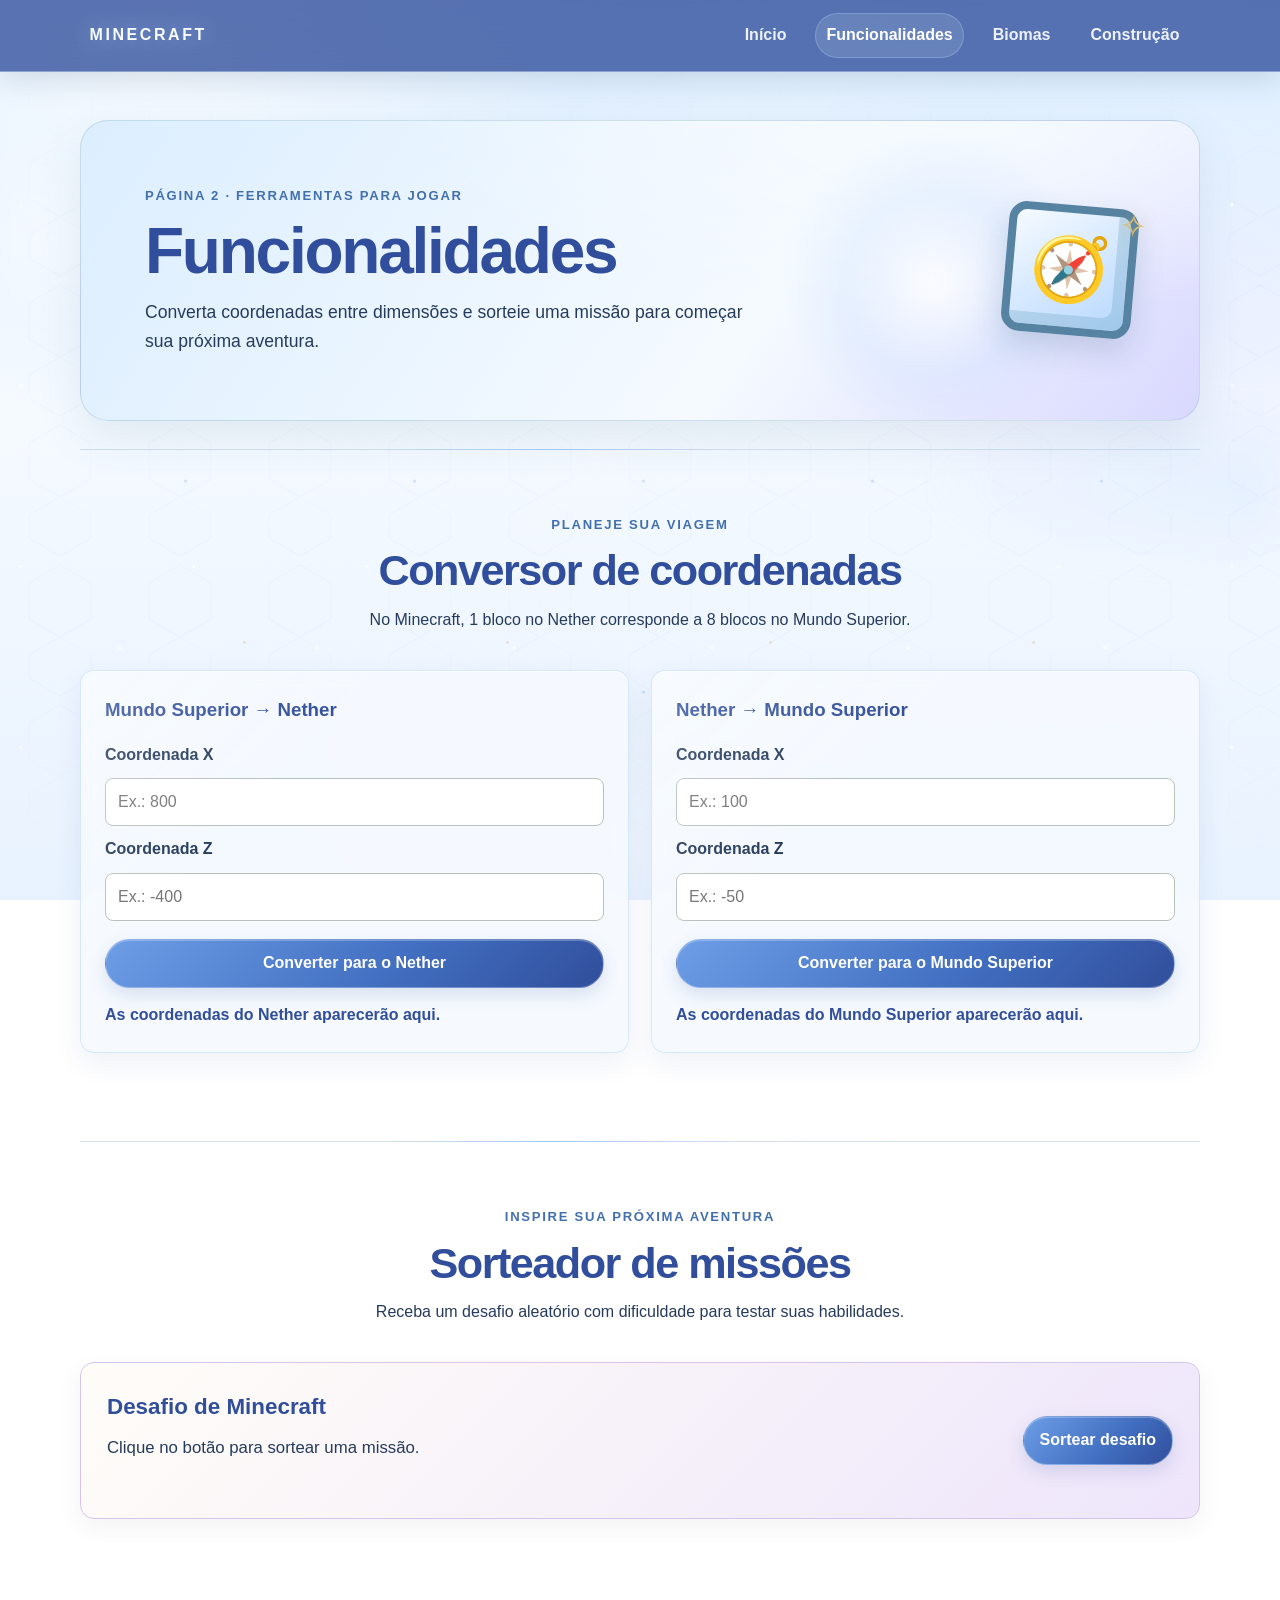
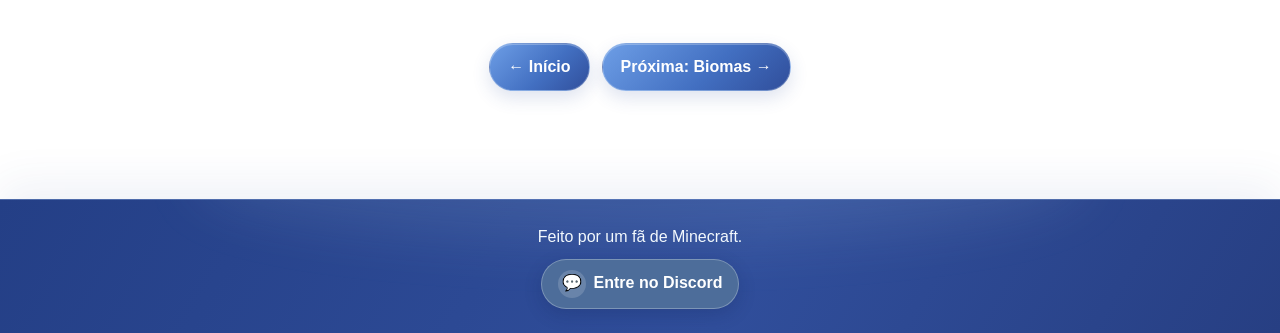
<file: pag2.html>
<!DOCTYPE html>
<html lang="pt-BR">
<head>
    <meta charset="UTF-8">
    <meta name="viewport" content="width=device-width, initial-scale=1.0">
    <meta name="description" content="Ferramentas de Minecraft: conversor de coordenadas entre dimensões e sorteador de missões.">
    <title>Página 2 | Funcionalidades Minecraft</title>
    <link rel="stylesheet" href="style.css">
</head>
<body>
    <header class="topo">
        <a class="marca marca-link" href="index.html">MINECRAFT</a>
        <button class="menu-toggle" type="button" aria-expanded="false" aria-controls="navegacao-principal"><span>Menu</span><span class="menu-toggle-icone" aria-hidden="true">☰</span></button>
        <nav class="menu" id="navegacao-principal" aria-label="Navegação principal">
            <a href="index.html">Início</a><a href="pag2.html" aria-current="page">Funcionalidades</a><a href="pag3.html">Biomas</a><a href="pag4.html">Construção</a>
        </nav>
    </header>
    <main class="pagina-wiki">
        <section class="wiki-apresentacao">
            <div><p class="sobretitulo">Página 2 · Ferramentas para jogar</p><h1>Funcionalidades</h1><p>Converta coordenadas entre dimensões e sorteie uma missão para começar sua próxima aventura.</p></div>
            <div class="wiki-pixel" aria-hidden="true">🧭</div>
        </section>

        <section class="funcionalidades" id="coordenadas">
            <div class="cabecalho-secao">
                <p class="sobretitulo">Planeje sua viagem</p>
                <h2>Conversor de coordenadas</h2>
                <p>No Minecraft, 1 bloco no Nether corresponde a 8 blocos no Mundo Superior.</p>
            </div>
            <div class="calculadoras-coordenadas">
                <form class="calculadora-coordenadas" id="superior-para-nether">
                    <h3>Mundo Superior <span aria-hidden="true">→</span> Nether</h3>
                    <label for="superior-x">Coordenada X</label>
                    <input id="superior-x" name="x" type="number" step="any" placeholder="Ex.: 800" required>
                    <label for="superior-z">Coordenada Z</label>
                    <input id="superior-z" name="z" type="number" step="any" placeholder="Ex.: -400" required>
                    <button class="botao-calcular" type="submit">Converter para o Nether</button>
                    <p class="resultado-coordenadas" id="resultado-nether" aria-live="polite">As coordenadas do Nether aparecerão aqui.</p>
                </form>
                <form class="calculadora-coordenadas" id="nether-para-superior">
                    <h3>Nether <span aria-hidden="true">→</span> Mundo Superior</h3>
                    <label for="nether-x">Coordenada X</label>
                    <input id="nether-x" name="x" type="number" step="any" placeholder="Ex.: 100" required>
                    <label for="nether-z">Coordenada Z</label>
                    <input id="nether-z" name="z" type="number" step="any" placeholder="Ex.: -50" required>
                    <button class="botao-calcular" type="submit">Converter para o Mundo Superior</button>
                    <p class="resultado-coordenadas" id="resultado-superior" aria-live="polite">As coordenadas do Mundo Superior aparecerão aqui.</p>
                </form>
            </div>
        </section>

        <section class="funcionalidades" id="missoes">
            <div class="cabecalho-secao">
                <p class="sobretitulo">Inspire sua próxima aventura</p>
                <h2>Sorteador de missões</h2>
                <p>Receba um desafio aleatório com dificuldade para testar suas habilidades.</p>
            </div>
            <article class="sorteador-desafio" aria-labelledby="titulo-sorteador">
                <div>
                    <h3 id="titulo-sorteador">Desafio de Minecraft</h3>
                    <p class="missao-desafio" id="missao-desafio" aria-live="polite">Clique no botão para sortear uma missão.</p>
                    <p class="dificuldade-desafio" id="dificuldade-desafio" aria-live="polite"></p>
                </div>
                <button class="botao-calcular" id="sortear-desafio" type="button">Sortear desafio</button>
            </article>
        </section>

        <nav class="navegacao-paginas" aria-label="Navegar entre páginas">
            <a class="botao-pagina" href="index.html">← Início</a><a class="botao-pagina" href="pag3.html">Próxima: Biomas →</a>
        </nav>
    </main>
    <footer><div class="contato-footer"><p>Feito por um fã de Minecraft.</p><a class="discord-botao" href="https://discord.com/users/926858681625231401" target="_blank" rel="noopener noreferrer"><span class="discord-icone" aria-hidden="true">💬</span>Entre no Discord</a></div></footer>
    <script>
        const formatarCoordenada = valor => Number.isInteger(valor) ? valor : Number(valor.toFixed(2));

        document.querySelector('#superior-para-nether').addEventListener('submit', evento => {
            evento.preventDefault();
            const dados = new FormData(evento.currentTarget);
            const x = Number(dados.get('x')) / 8;
            const z = Number(dados.get('z')) / 8;
            document.querySelector('#resultado-nether').textContent = `Coordenadas no Nether: X ${formatarCoordenada(x)}, Z ${formatarCoordenada(z)}.`;
        });

        document.querySelector('#nether-para-superior').addEventListener('submit', evento => {
            evento.preventDefault();
            const dados = new FormData(evento.currentTarget);
            const x = Number(dados.get('x')) * 8;
            const z = Number(dados.get('z')) * 8;
            document.querySelector('#resultado-superior').textContent = `Coordenadas no Mundo Superior: X ${formatarCoordenada(x)}, Z ${formatarCoordenada(z)}.`;
        });

        const desafios = [
            { missao: 'Construa uma casa pequena e aconchegante perto do seu ponto inicial.', dificuldade: 'Fácil' },
            { missao: 'Plante uma horta com pelo menos três tipos de alimento.', dificuldade: 'Fácil' },
            { missao: 'Encontre uma vila e faça uma troca com um aldeão.', dificuldade: 'Fácil' },
            { missao: 'Construa uma ponte segura sobre um rio ou desfiladeiro.', dificuldade: 'Fácil' },
            { missao: 'Faça uma trilha iluminada ligando sua base a um local importante.', dificuldade: 'Fácil' },
            { missao: 'Sobreviva a uma noite inteira sem construir um abrigo.', dificuldade: 'Média' },
            { missao: 'Construa uma casa na montanha com vista para o vale.', dificuldade: 'Média' },
            { missao: 'Encontre uma vila e construa uma muralha para protegê-la.', dificuldade: 'Média' },
            { missao: 'Monte uma casa usando apenas materiais encontrados em uma ilha.', dificuldade: 'Média' },
            { missao: 'Explore uma caverna e volte à superfície com ferro, ouro e diamantes.', dificuldade: 'Média' },
            { missao: 'Construa uma base subterrânea com entrada secreta e sala de armazenamento.', dificuldade: 'Média' },
            { missao: 'Faça uma fazenda automática para produzir um recurso à sua escolha.', dificuldade: 'Difícil' },
            { missao: 'Passe um dia no Nether e retorne ao portal com um novo tesouro.', dificuldade: 'Difícil' },
            { missao: 'Explore um monumento oceânico e volte com um bloco de esponja.', dificuldade: 'Difícil' },
            { missao: 'Encontre uma mansão da floresta e sobreviva à exploração.', dificuldade: 'Difícil' },
            { missao: 'Construa um sistema ferroviário que conecte três lugares distantes.', dificuldade: 'Difícil' },
            { missao: 'Derrote o Ender Dragon sem usar cama durante a luta.', dificuldade: 'Extremamente difícil' },
            { missao: 'Derrote o Wither no modo Sobrevivência sem sair da dimensão em que invocá-lo.', dificuldade: 'Extremamente difícil' },
            { missao: 'Conquiste uma cidade antiga e escape do Warden sem morrer.', dificuldade: 'Extremamente difícil' },
            { missao: 'Construa um farol completo usando uma pirâmide de blocos de netherita.', dificuldade: 'Extremamente difícil' },
            { missao: 'Derrote o Ender Dragon e o Wither na mesma sessão, sem morrer.', dificuldade: 'Extremamente difícil' },
            { missao: 'Sobreviva a 100 dias no modo Hardcore e construa uma base segura.', dificuldade: 'Extremamente difícil' },
            { missao: 'Explore o End, encontre uma cidade e volte ao portal com élitros.', dificuldade: 'Extremamente difícil' },
            { missao: 'Complete uma raid em uma vila sem deixar nenhum aldeão morrer.', dificuldade: 'Extremamente difícil' },
            { missao: 'Construa um cercado e reúna duas espécies de animais.', dificuldade: 'Fácil' },
            { missao: 'Decore sua entrada com placas, lanternas e um caminho de blocos.', dificuldade: 'Fácil' },
            { missao: 'Encontre um naufrágio e traga de volta um item encontrado nele.', dificuldade: 'Fácil' },
            { missao: 'Prepare uma refeição usando uma colheita feita por você.', dificuldade: 'Fácil' },
            { missao: 'Faça um mapa da região e marque nele sua base e uma vila.', dificuldade: 'Média' },
            { missao: 'Construa um farol costeiro que possa ser visto do mar.', dificuldade: 'Média' },
            { missao: 'Encontre uma fortaleza do Nether e volte com uma vara de Blaze.', dificuldade: 'Média' },
            { missao: 'Crie uma sala de armazenamento com baús separados por categoria.', dificuldade: 'Média' },
            { missao: 'Encontre um bastião no Nether e saia de lá com um tesouro.', dificuldade: 'Difícil' },
            { missao: 'Construa três fazendas diferentes e organize os itens coletados.', dificuldade: 'Difícil' },
            { missao: 'Explore uma cidade antiga e recupere um item sem despertar o Warden.', dificuldade: 'Difícil' },
            { missao: 'Derrote os guardiões anciões de um monumento oceânico.', dificuldade: 'Difícil' },
            { missao: 'Derrote o Ender Dragon sem usar armadura e sobreviva para voltar ao portal.', dificuldade: 'Extremamente difícil' },
            { missao: 'Consiga uma estrela do Nether e use-a para construir um farol.', dificuldade: 'Extremamente difícil' },
            { missao: 'Complete uma raid no modo Difícil sem perder nenhum aldeão.', dificuldade: 'Extremamente difícil' },
            { missao: 'Encontre um bastião, uma fortaleza e uma cidade antiga na mesma expedição e volte vivo.', dificuldade: 'Extremamente difícil' },
            { missao: 'Construa uma base no Nether com armazenamento e fazenda de fungos sem voltar ao Mundo Superior até terminá-la.', dificuldade: 'Extremamente difícil' }
        ];
        let ultimoDesafio = -1;

        document.querySelector('#sortear-desafio').addEventListener('click', () => {
            let indice;
            do {
                indice = Math.floor(Math.random() * desafios.length);
            } while (desafios.length > 1 && indice === ultimoDesafio);

            ultimoDesafio = indice;
            const desafio = desafios[indice];
            document.querySelector('#missao-desafio').textContent = desafio.missao;
            const seloDificuldade = document.querySelector('#dificuldade-desafio');
            const classesDificuldade = {
                'Fácil': 'facil',
                'Média': 'media',
                'Difícil': 'dificil',
                'Extremamente difícil': 'extremamente-dificil'
            };
            seloDificuldade.className = `dificuldade-desafio dificuldade-${classesDificuldade[desafio.dificuldade]}`;
            seloDificuldade.textContent = `Dificuldade: ${desafio.dificuldade}`;
            document.querySelector('#sortear-desafio').textContent = 'Sortear novamente';
        });
    </script>
    <script src="javascript.js" defer></script>
</body>
</html>
</file>
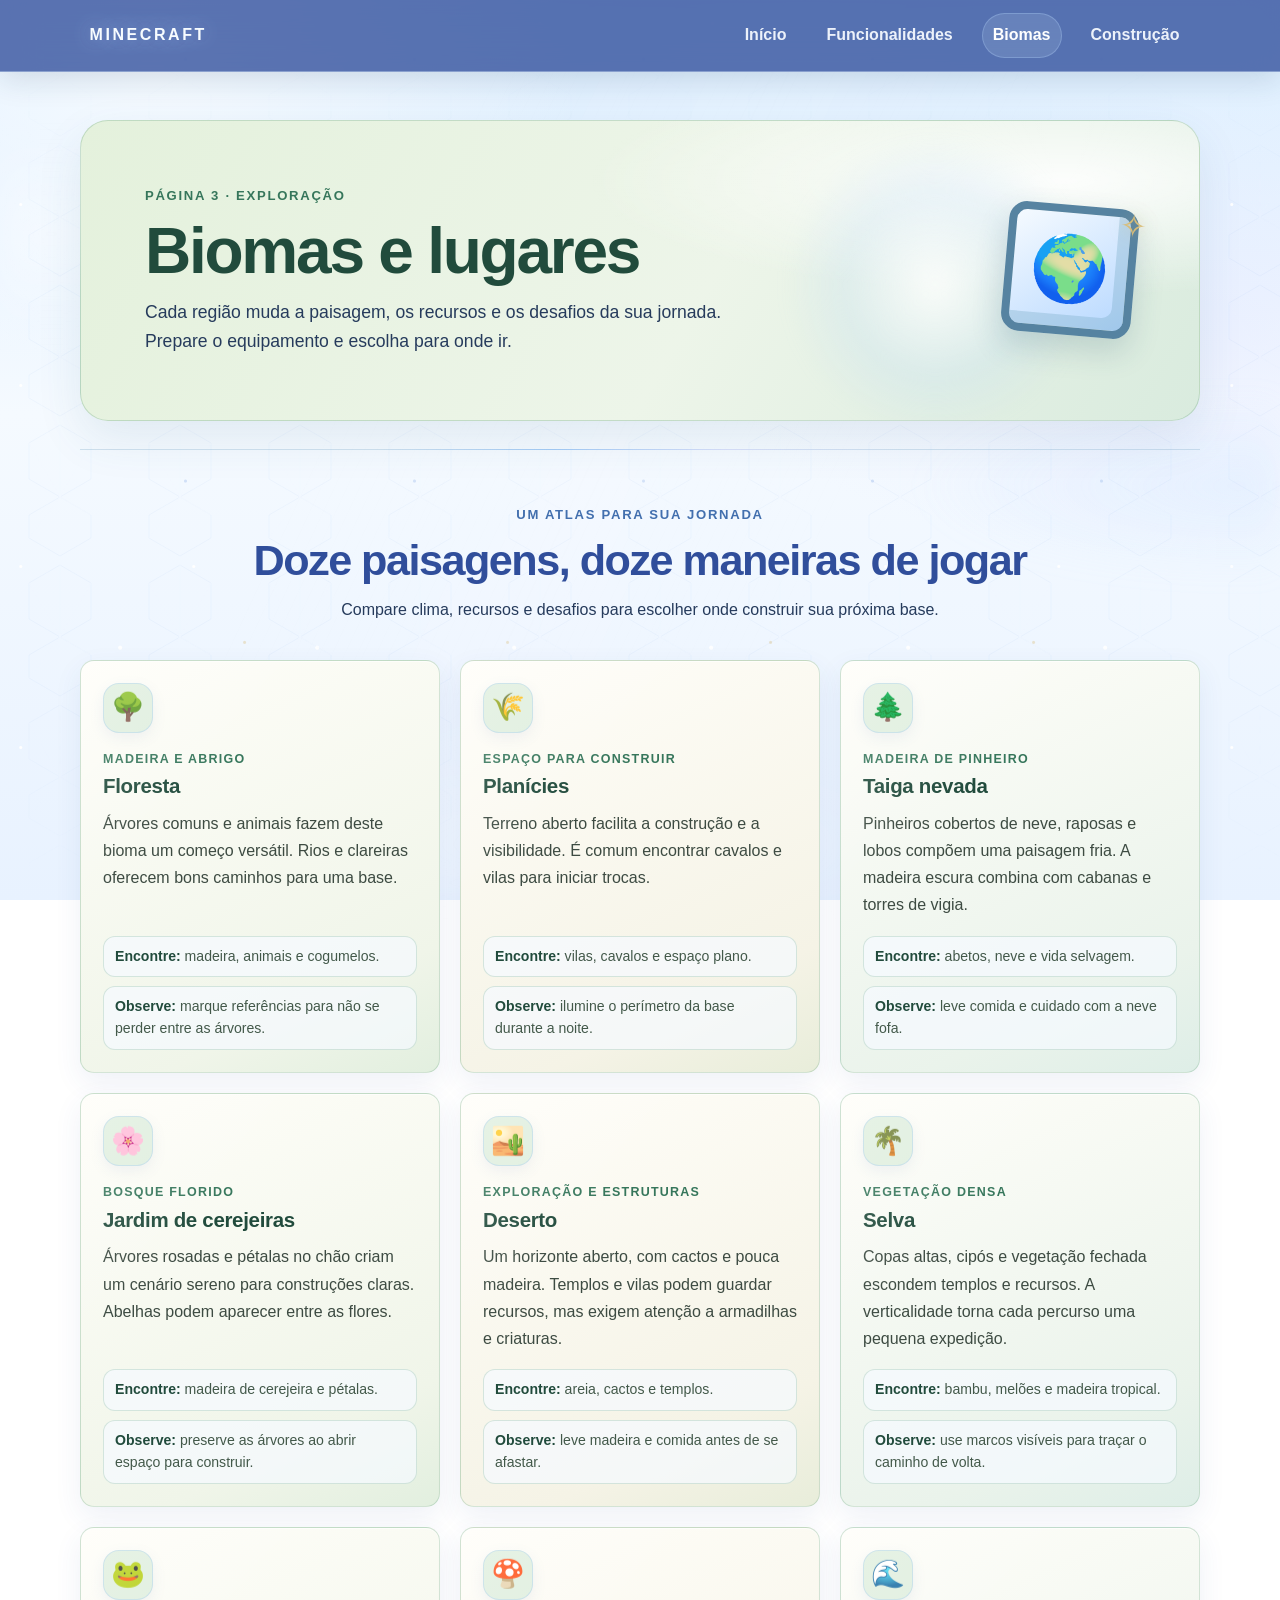
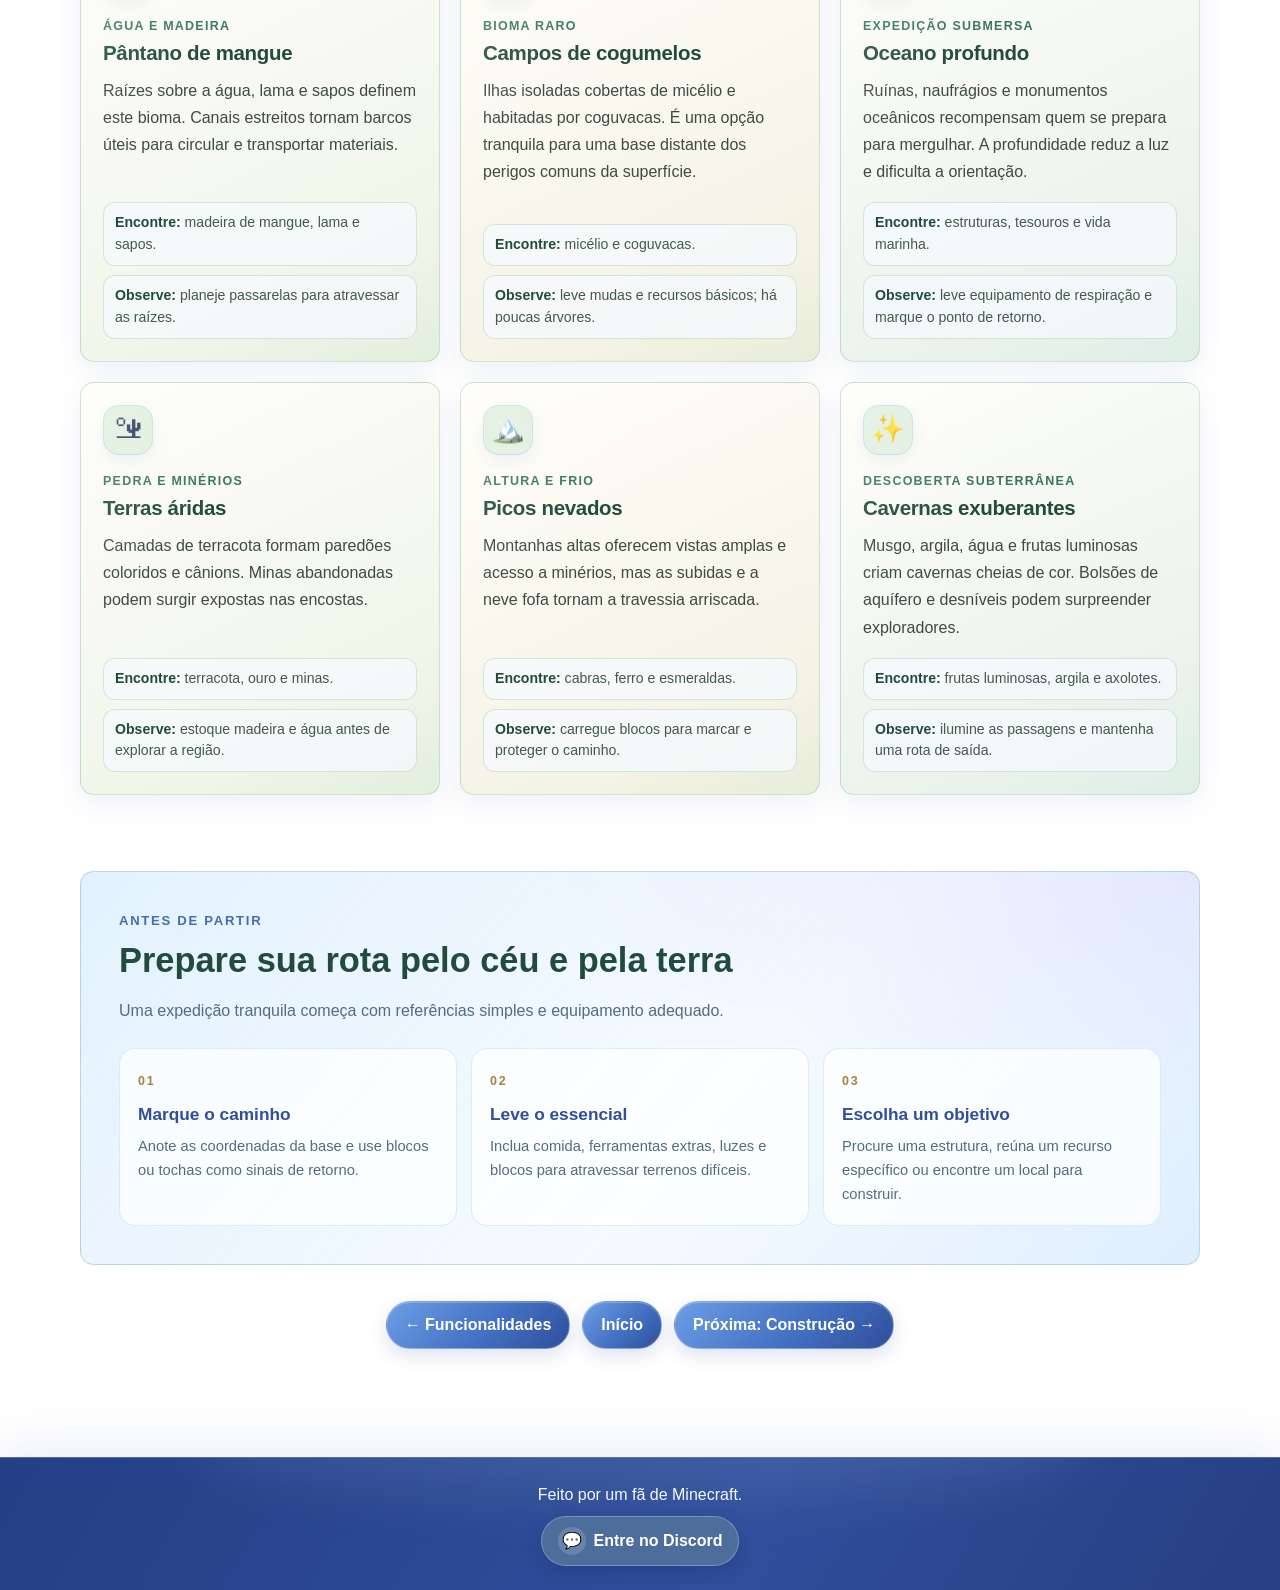
<file: pag3.html>
<!DOCTYPE html>
<html lang="pt-BR">
<head>
    <meta charset="UTF-8">
    <meta name="viewport" content="width=device-width, initial-scale=1.0">
    <meta name="description" content="Conheça biomas e dicas de exploração para Minecraft.">
    <title>Biomas | Minecraft</title>
    <link rel="stylesheet" href="style.css">
</head>
<body>
    <header class="topo">
        <a class="marca marca-link" href="index.html">MINECRAFT</a>
        <button class="menu-toggle" type="button" aria-expanded="false" aria-controls="navegacao-principal"><span>Menu</span><span class="menu-toggle-icone" aria-hidden="true">☰</span></button>
        <nav class="menu" id="navegacao-principal" aria-label="Navegação principal">
            <a href="index.html">Início</a><a href="pag2.html">Funcionalidades</a><a href="pag3.html" aria-current="page">Biomas</a><a href="pag4.html">Construção</a>
        </nav>
    </header>
    <main class="pagina-wiki pagina-biomas">
        <section class="wiki-apresentacao">
            <div><p class="sobretitulo">Página 3 · Exploração</p><h1>Biomas e lugares</h1><p>Cada região muda a paisagem, os recursos e os desafios da sua jornada. Prepare o equipamento e escolha para onde ir.</p></div>
            <div class="wiki-pixel" aria-hidden="true">🌍</div>
        </section>
        <section class="wiki-conteudo biomas-conteudo">
            <div class="cabecalho-secao">
                <p class="sobretitulo">Um atlas para sua jornada</p>
                <h2>Doze paisagens, doze maneiras de jogar</h2>
                <p>Compare clima, recursos e desafios para escolher onde construir sua próxima base.</p>
            </div>
            <div class="wiki-grade biomas-grade">
                <article class="wiki-verbete bioma-card"><span class="wiki-icone" aria-hidden="true">🌳</span><p class="wiki-categoria">Madeira e abrigo</p><h3>Floresta</h3><p>Árvores comuns e animais fazem deste bioma um começo versátil. Rios e clareiras oferecem bons caminhos para uma base.</p><div class="bioma-tracos"><span><b>Encontre:</b> madeira, animais e cogumelos.</span><span><b>Observe:</b> marque referências para não se perder entre as árvores.</span></div></article>
                <article class="wiki-verbete bioma-card"><span class="wiki-icone" aria-hidden="true">🌾</span><p class="wiki-categoria">Espaço para construir</p><h3>Planícies</h3><p>Terreno aberto facilita a construção e a visibilidade. É comum encontrar cavalos e vilas para iniciar trocas.</p><div class="bioma-tracos"><span><b>Encontre:</b> vilas, cavalos e espaço plano.</span><span><b>Observe:</b> ilumine o perímetro da base durante a noite.</span></div></article>
                <article class="wiki-verbete bioma-card"><span class="wiki-icone" aria-hidden="true">🌲</span><p class="wiki-categoria">Madeira de pinheiro</p><h3>Taiga nevada</h3><p>Pinheiros cobertos de neve, raposas e lobos compõem uma paisagem fria. A madeira escura combina com cabanas e torres de vigia.</p><div class="bioma-tracos"><span><b>Encontre:</b> abetos, neve e vida selvagem.</span><span><b>Observe:</b> leve comida e cuidado com a neve fofa.</span></div></article>
                <article class="wiki-verbete bioma-card"><span class="wiki-icone" aria-hidden="true">🌸</span><p class="wiki-categoria">Bosque florido</p><h3>Jardim de cerejeiras</h3><p>Árvores rosadas e pétalas no chão criam um cenário sereno para construções claras. Abelhas podem aparecer entre as flores.</p><div class="bioma-tracos"><span><b>Encontre:</b> madeira de cerejeira e pétalas.</span><span><b>Observe:</b> preserve as árvores ao abrir espaço para construir.</span></div></article>
                <article class="wiki-verbete bioma-card"><span class="wiki-icone" aria-hidden="true">🏜️</span><p class="wiki-categoria">Exploração e estruturas</p><h3>Deserto</h3><p>Um horizonte aberto, com cactos e pouca madeira. Templos e vilas podem guardar recursos, mas exigem atenção a armadilhas e criaturas.</p><div class="bioma-tracos"><span><b>Encontre:</b> areia, cactos e templos.</span><span><b>Observe:</b> leve madeira e comida antes de se afastar.</span></div></article>
                <article class="wiki-verbete bioma-card"><span class="wiki-icone" aria-hidden="true">🌴</span><p class="wiki-categoria">Vegetação densa</p><h3>Selva</h3><p>Copas altas, cipós e vegetação fechada escondem templos e recursos. A verticalidade torna cada percurso uma pequena expedição.</p><div class="bioma-tracos"><span><b>Encontre:</b> bambu, melões e madeira tropical.</span><span><b>Observe:</b> use marcos visíveis para traçar o caminho de volta.</span></div></article>
                <article class="wiki-verbete bioma-card"><span class="wiki-icone" aria-hidden="true">🐸</span><p class="wiki-categoria">Água e madeira</p><h3>Pântano de mangue</h3><p>Raízes sobre a água, lama e sapos definem este bioma. Canais estreitos tornam barcos úteis para circular e transportar materiais.</p><div class="bioma-tracos"><span><b>Encontre:</b> madeira de mangue, lama e sapos.</span><span><b>Observe:</b> planeje passarelas para atravessar as raízes.</span></div></article>
                <article class="wiki-verbete bioma-card"><span class="wiki-icone" aria-hidden="true">🍄</span><p class="wiki-categoria">Bioma raro</p><h3>Campos de cogumelos</h3><p>Ilhas isoladas cobertas de micélio e habitadas por coguvacas. É uma opção tranquila para uma base distante dos perigos comuns da superfície.</p><div class="bioma-tracos"><span><b>Encontre:</b> micélio e coguvacas.</span><span><b>Observe:</b> leve mudas e recursos básicos; há poucas árvores.</span></div></article>
                <article class="wiki-verbete bioma-card"><span class="wiki-icone" aria-hidden="true">🌊</span><p class="wiki-categoria">Expedição submersa</p><h3>Oceano profundo</h3><p>Ruínas, naufrágios e monumentos oceânicos recompensam quem se prepara para mergulhar. A profundidade reduz a luz e dificulta a orientação.</p><div class="bioma-tracos"><span><b>Encontre:</b> estruturas, tesouros e vida marinha.</span><span><b>Observe:</b> leve equipamento de respiração e marque o ponto de retorno.</span></div></article>
                <article class="wiki-verbete bioma-card"><span class="wiki-icone" aria-hidden="true">🏜</span><p class="wiki-categoria">Pedra e minérios</p><h3>Terras áridas</h3><p>Camadas de terracota formam paredões coloridos e cânions. Minas abandonadas podem surgir expostas nas encostas.</p><div class="bioma-tracos"><span><b>Encontre:</b> terracota, ouro e minas.</span><span><b>Observe:</b> estoque madeira e água antes de explorar a região.</span></div></article>
                <article class="wiki-verbete bioma-card"><span class="wiki-icone" aria-hidden="true">🏔️</span><p class="wiki-categoria">Altura e frio</p><h3>Picos nevados</h3><p>Montanhas altas oferecem vistas amplas e acesso a minérios, mas as subidas e a neve fofa tornam a travessia arriscada.</p><div class="bioma-tracos"><span><b>Encontre:</b> cabras, ferro e esmeraldas.</span><span><b>Observe:</b> carregue blocos para marcar e proteger o caminho.</span></div></article>
                <article class="wiki-verbete bioma-card"><span class="wiki-icone" aria-hidden="true">✨</span><p class="wiki-categoria">Descoberta subterrânea</p><h3>Cavernas exuberantes</h3><p>Musgo, argila, água e frutas luminosas criam cavernas cheias de cor. Bolsões de aquífero e desníveis podem surpreender exploradores.</p><div class="bioma-tracos"><span><b>Encontre:</b> frutas luminosas, argila e axolotes.</span><span><b>Observe:</b> ilumine as passagens e mantenha uma rota de saída.</span></div></article>
            </div>
        </section>
        <section class="wiki-nota bioma-itinerario">
            <div class="bioma-itinerario-intro"><p class="sobretitulo">Antes de partir</p><h2>Prepare sua rota pelo céu e pela terra</h2><p>Uma expedição tranquila começa com referências simples e equipamento adequado.</p></div>
            <div class="bioma-passos">
                <article><span>01</span><h3>Marque o caminho</h3><p>Anote as coordenadas da base e use blocos ou tochas como sinais de retorno.</p></article>
                <article><span>02</span><h3>Leve o essencial</h3><p>Inclua comida, ferramentas extras, luzes e blocos para atravessar terrenos difíceis.</p></article>
                <article><span>03</span><h3>Escolha um objetivo</h3><p>Procure uma estrutura, reúna um recurso específico ou encontre um local para construir.</p></article>
            </div>
        </section>
        <nav class="navegacao-paginas" aria-label="Navegar entre páginas"><a class="botao-pagina" href="pag2.html">← Funcionalidades</a><a class="botao-pagina" href="index.html">Início</a><a class="botao-pagina" href="pag4.html">Próxima: Construção →</a></nav>
    </main>
    <footer><div class="contato-footer"><p>Feito por um fã de Minecraft.</p><a class="discord-botao" href="https://discord.com/users/926858681625231401" target="_blank" rel="noopener noreferrer"><span class="discord-icone" aria-hidden="true">💬</span>Entre no Discord</a></div></footer>
    <script src="javascript.js" defer></script>
</body>
</html>
</file>
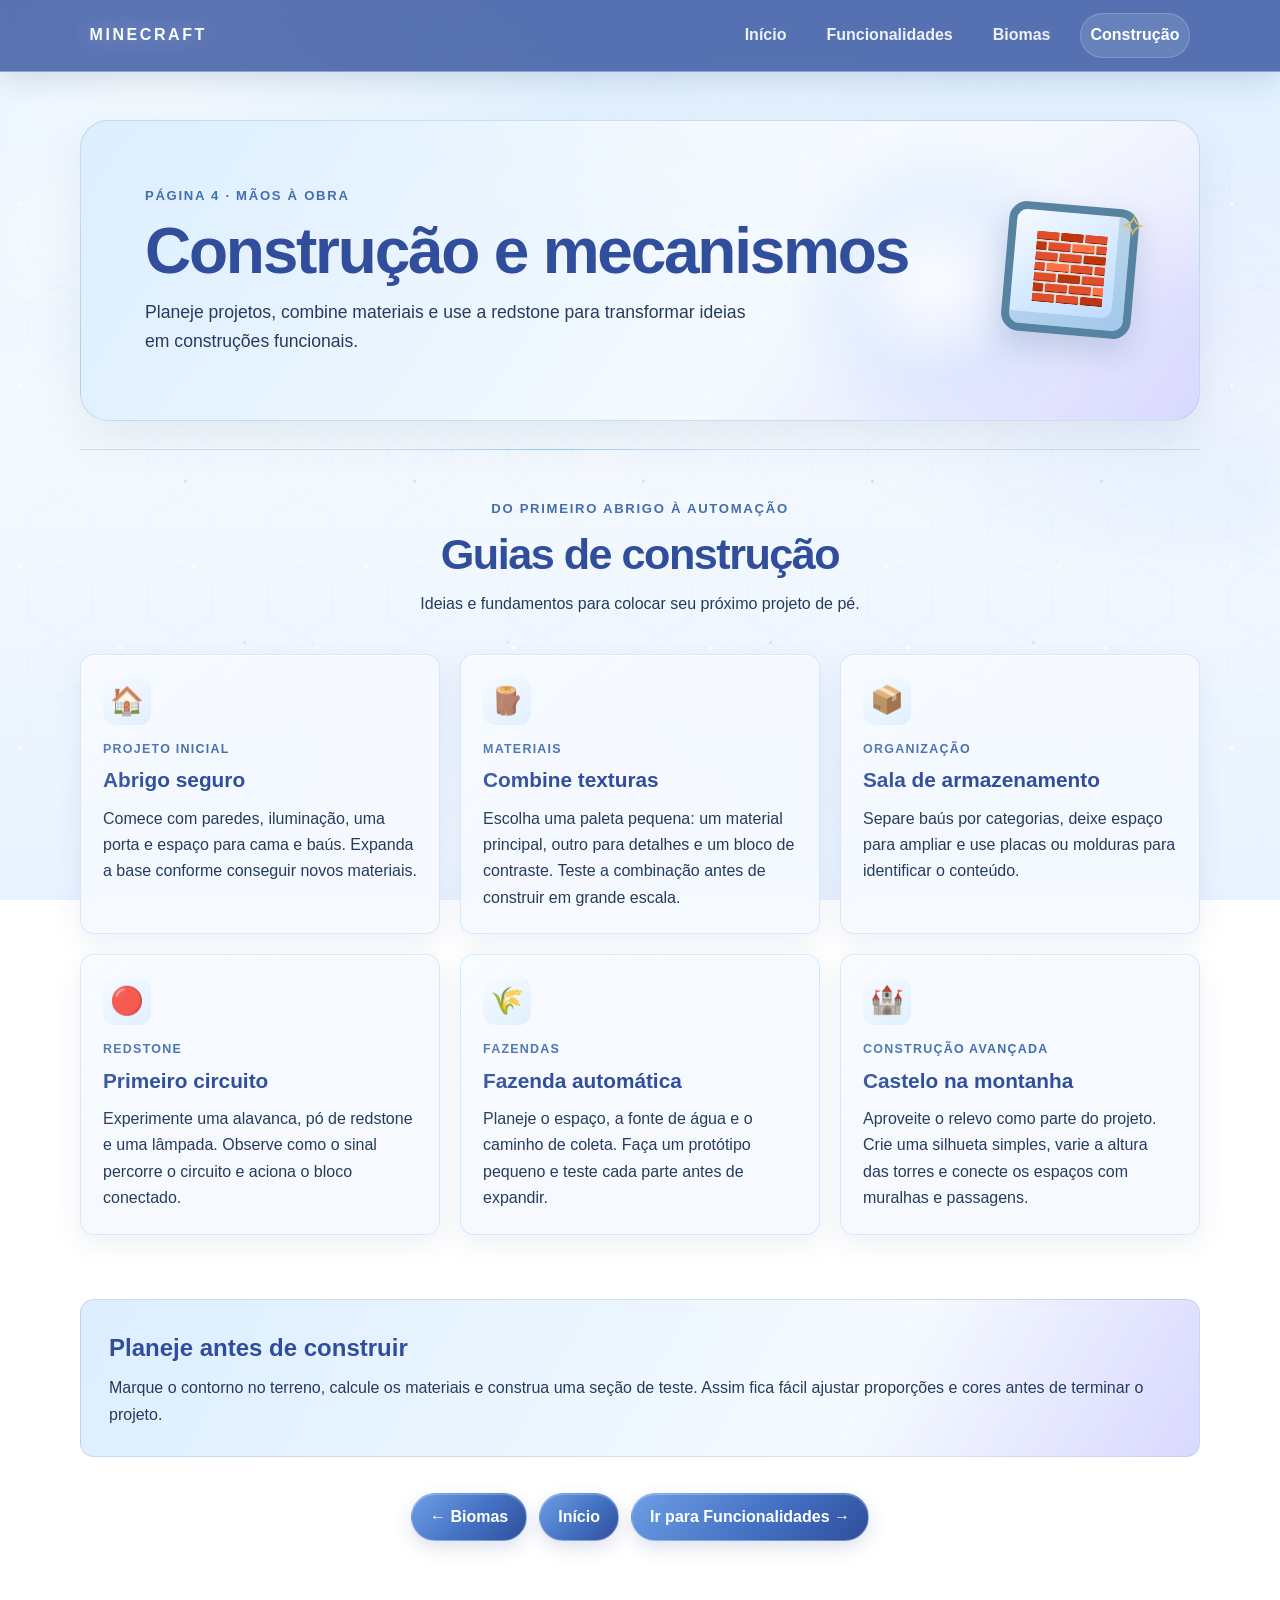
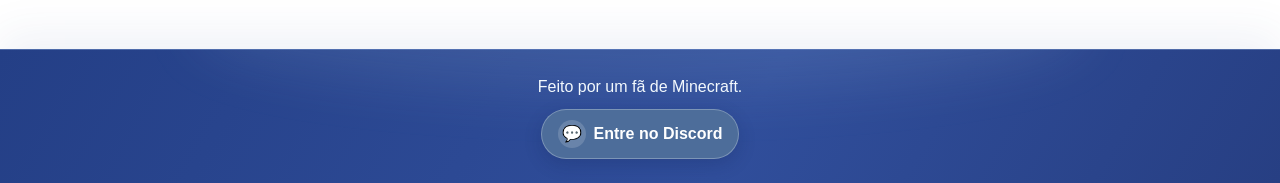
<file: pag4.html>
<!DOCTYPE html>
<html lang="pt-BR">
<head>
    <meta charset="UTF-8">
    <meta name="viewport" content="width=device-width, initial-scale=1.0">
    <meta name="description" content="Ideias de construção, materiais e mecanismos para Minecraft.">
    <title>Página 4 | Construção em Minecraft</title>
    <link rel="stylesheet" href="style.css">
</head>
<body>
    <header class="topo">
        <a class="marca marca-link" href="index.html">MINECRAFT</a>
        <button class="menu-toggle" type="button" aria-expanded="false" aria-controls="navegacao-principal"><span>Menu</span><span class="menu-toggle-icone" aria-hidden="true">☰</span></button>
        <nav class="menu" id="navegacao-principal" aria-label="Navegação principal">
            <a href="index.html">Início</a><a href="pag2.html">Funcionalidades</a><a href="pag3.html">Biomas</a><a href="pag4.html" aria-current="page">Construção</a>
        </nav>
    </header>
    <main class="pagina-wiki">
        <section class="wiki-apresentacao">
            <div><p class="sobretitulo">Página 4 · Mãos à obra</p><h1>Construção e mecanismos</h1><p>Planeje projetos, combine materiais e use a redstone para transformar ideias em construções funcionais.</p></div>
            <div class="wiki-pixel" aria-hidden="true">🧱</div>
        </section>
        <section class="wiki-conteudo">
            <div class="cabecalho-secao"><p class="sobretitulo">Do primeiro abrigo à automação</p><h2>Guias de construção</h2><p>Ideias e fundamentos para colocar seu próximo projeto de pé.</p></div>
            <div class="wiki-grade">
                <article class="wiki-verbete"><span class="wiki-icone" aria-hidden="true">🏠</span><p class="wiki-categoria">Projeto inicial</p><h3>Abrigo seguro</h3><p>Comece com paredes, iluminação, uma porta e espaço para cama e baús. Expanda a base conforme conseguir novos materiais.</p></article>
                <article class="wiki-verbete"><span class="wiki-icone" aria-hidden="true">🪵</span><p class="wiki-categoria">Materiais</p><h3>Combine texturas</h3><p>Escolha uma paleta pequena: um material principal, outro para detalhes e um bloco de contraste. Teste a combinação antes de construir em grande escala.</p></article>
                <article class="wiki-verbete"><span class="wiki-icone" aria-hidden="true">📦</span><p class="wiki-categoria">Organização</p><h3>Sala de armazenamento</h3><p>Separe baús por categorias, deixe espaço para ampliar e use placas ou molduras para identificar o conteúdo.</p></article>
                <article class="wiki-verbete"><span class="wiki-icone" aria-hidden="true">🔴</span><p class="wiki-categoria">Redstone</p><h3>Primeiro circuito</h3><p>Experimente uma alavanca, pó de redstone e uma lâmpada. Observe como o sinal percorre o circuito e aciona o bloco conectado.</p></article>
                <article class="wiki-verbete"><span class="wiki-icone" aria-hidden="true">🌾</span><p class="wiki-categoria">Fazendas</p><h3>Fazenda automática</h3><p>Planeje o espaço, a fonte de água e o caminho de coleta. Faça um protótipo pequeno e teste cada parte antes de expandir.</p></article>
                <article class="wiki-verbete"><span class="wiki-icone" aria-hidden="true">🏰</span><p class="wiki-categoria">Construção avançada</p><h3>Castelo na montanha</h3><p>Aproveite o relevo como parte do projeto. Crie uma silhueta simples, varie a altura das torres e conecte os espaços com muralhas e passagens.</p></article>
            </div>
        </section>
        <section class="wiki-nota"><h2>Planeje antes de construir</h2><p>Marque o contorno no terreno, calcule os materiais e construa uma seção de teste. Assim fica fácil ajustar proporções e cores antes de terminar o projeto.</p></section>
        <nav class="navegacao-paginas" aria-label="Navegar entre páginas"><a class="botao-pagina" href="pag3.html">← Biomas</a><a class="botao-pagina" href="index.html">Início</a><a class="botao-pagina" href="pag2.html">Ir para Funcionalidades →</a></nav>
    </main>
    <footer><div class="contato-footer"><p>Feito por um fã de Minecraft.</p><a class="discord-botao" href="https://discord.com/users/926858681625231401" target="_blank" rel="noopener noreferrer"><span class="discord-icone" aria-hidden="true">💬</span>Entre no Discord</a></div></footer>
    <script src="javascript.js" defer></script>
</body>
</html>
</file>
<file: style.css>
﻿:root {
    color-scheme: light;
    --verde: #285c35;
    --verde-escuro: #183d27;
    --verde-claro: #dfeecf;
    --fundo: #f5f1e7;
    --texto: #253128;
    --superficie: #fffdf8;
    --destaque: #ffcf5a;
}

* { box-sizing: border-box; }
html { scroll-behavior: smooth; }
body {
    margin: 0;
    background: var(--fundo);
    color: var(--texto);
    font-family: "Segoe UI", Arial, sans-serif;
    line-height: 1.65;
}
.topo {
    position: sticky;
    top: 0;
    z-index: 10;
    min-height: 72px;
    padding: 0 clamp(20px, 7vw, 96px);
    display: flex;
    align-items: center;
    justify-content: space-between;
    gap: 24px;
    background: rgba(24, 61, 39, 0.96);
    backdrop-filter: blur(8px);
    color: white;
    border-bottom: 1px solid rgba(255, 255, 255, 0.08);
    transition: transform .28s ease;
}
.topo.topo--oculto {
    transform: translateY(calc(-100% - 2px));
}
@media (prefers-reduced-motion: reduce) {
    .topo { transition: none; }
}
.marca { margin: 0; font-weight: 900; letter-spacing: .12em; }
.menu {
    display: flex;
    align-items: center;
    justify-content: flex-end;
    flex-wrap: wrap;
    gap: 18px;
}
.menu a {
    color: white;
    text-decoration: none;
    font-weight: 700;
    padding: 8px 10px;
    border-radius: 999px;
    transition: background .2s ease, transform .2s ease;
}
.menu a:hover, .menu a:focus-visible {
    background: rgba(255, 255, 255, 0.08);
    transform: translateY(-1px);
}
main { width: min(1120px, calc(100% - 40px)); margin: 0 auto; }
.apresentacao {
    display: grid;
    grid-template-columns: 1.05fr .95fr;
    align-items: center;
    gap: clamp(32px, 6vw, 72px);
    padding: clamp(48px, 9vw, 110px) 0;
}
.texto-apresentacao h1 { max-width: 620px; margin: 0 0 20px; color: var(--verde-escuro); font-size: clamp(2.4rem, 5.4vw, 4.4rem); line-height: 1.08; }
.texto-apresentacao > p:not(.sobretitulo) { max-width: 600px; }
.sobretitulo { margin: 0 0 10px; color: var(--verde); font-size: .82rem; font-weight: 800; letter-spacing: .13em; text-transform: uppercase; }
.imagem-destaque { display: block; width: 100%; max-height: 420px; object-fit: cover; border-radius: 18px; box-shadow: 0 18px 45px #183d2726; }
.botao { display: inline-block; margin-top: 12px; margin-right: 12px; padding: 11px 18px; border-radius: 8px; background: var(--verde); color: white; font-weight: 700; text-decoration: none; }
.botao:hover, .botao:focus-visible { background: var(--verde-escuro); }
.modos, .dimensoes, .funcionalidades, .sugestoes { padding: 64px 0 88px; border-top: 1px solid #d9d3c6; }
.cabecalho-secao { margin-bottom: 28px; text-align: center; }
.cabecalho-secao h2 { margin: 0; color: var(--verde-escuro); font-size: clamp(1.8rem, 4vw, 2.7rem); line-height: 1.2; }
.cabecalho-secao > p:last-child { margin: 10px 0 0; }
.grade-modos, .grade-dimensoes, .grade-sugestoes { display: grid; grid-template-columns: repeat(3, minmax(0, 1fr)); gap: 22px; }
.cartao-dimensao { min-height: 190px; border-top: 5px solid var(--verde); }
.cartao { overflow: hidden; border: 1px solid #e5dfd2; border-radius: 14px; background: var(--superficie); box-shadow: 0 8px 24px #183d2710; }
.cartao img { display: block; width: 100%; height: 210px; object-fit: cover; }
.conteudo-cartao { padding: 20px; }
.conteudo-cartao h3 { margin: 0 0 8px; color: var(--verde); font-size: 1.3rem; }
.conteudo-cartao p { margin: 0; }
.calculadoras-coordenadas {
    display: grid;
    grid-template-columns: repeat(2, minmax(0, 1fr));
    gap: 22px;
}
.calculadora-coordenadas {
    display: flex;
    flex-direction: column;
    gap: 10px;
    padding: 24px;
    border: 1px solid #e5dfd2;
    border-radius: 14px;
    background: var(--superficie);
    box-shadow: 0 8px 24px #183d2710;
}
.calculadora-coordenadas h3 { margin: 0 0 6px; color: var(--verde-escuro); }
.calculadora-coordenadas label { font-weight: 700; }
.calculadora-coordenadas input {
    width: 100%;
    min-height: 44px;
    padding: 10px 12px;
    border: 1px solid #b9c2b8;
    border-radius: 8px;
    font: inherit;
}
.calculadora-coordenadas input:focus-visible,
.botao-calcular:focus-visible { outline: 3px solid #78a9e8; outline-offset: 2px; }
.botao-calcular {
    min-height: 44px;
    margin-top: 8px;
    padding: 10px 16px;
    border: 0;
    border-radius: 8px;
    background: var(--verde);
    color: #fff;
    font: inherit;
    font-weight: 700;
    cursor: pointer;
}
.botao-calcular:hover { background: var(--verde-escuro); }
.resultado-coordenadas {
    min-height: 1.65em;
    margin: 4px 0 0;
    color: var(--verde-escuro);
    font-weight: 700;
}
.sorteador-desafio {
    display: grid;
    grid-template-columns: minmax(0, 1fr) auto;
    align-items: center;
    gap: 24px;
    margin-top: 22px;
    padding: 26px;
    border: 1px solid #d6c5eb;
    border-radius: 14px;
    background: linear-gradient(135deg, #fffdf8, #eee5fb);
    box-shadow: 0 8px 24px #183d2710;
}
.sorteador-desafio .sobretitulo { margin-bottom: 6px; }
.sorteador-desafio h3 { margin: 0 0 8px; color: var(--verde-escuro); font-size: 1.4rem; }
.missao-desafio { margin: 0; font-size: 1.05rem; }
.dificuldade-desafio {
    display: inline-block;
    margin: 10px 0 0;
    padding: 5px 12px;
    border: 1px solid transparent;
    border-radius: 999px;
    font-weight: 800;
}
.dificuldade-facil { background: #d9efdc; border-color: #91c49a; color: #205d2c; }
.dificuldade-media { background: #fff0b3; border-color: #e2c451; color: #6d5100; }
.dificuldade-dificil { background: #f8d5d5; border-color: #db8888; color: #921f1f; }
.dificuldade-extremamente-dificil { background: #64121a; border-color: #430b11; color: #fff; }
.sorteador-desafio .botao-calcular { margin: 0; }
.sugestao {
    padding: 24px 20px;
    background: linear-gradient(180deg, var(--superficie) 0%, var(--verde-claro) 100%);
}
.numero {
    display: inline-flex;
    align-items: center;
    justify-content: center;
    width: 42px;
    height: 42px;
    border-radius: 50%;
    background: var(--destaque);
    color: var(--verde-escuro);
    font-weight: 900;
    margin-bottom: 12px;
}
.sugestao h3 {
    margin: 0 0 10px;
    color: var(--verde-escuro);
    font-size: 1.3rem;
}
.sugestao p {
    margin: 0;
}
footer {
    padding: 24px 20px;
    background: var(--verde-escuro);
    color: white;
    text-align: center;
}
.contato-footer {
    display: flex;
    flex-direction: column;
    align-items: center;
    gap: 8px;
}
footer p { margin: 0; }
.discord-botao {
    display: inline-flex;
    align-items: center;
    justify-content: center;
    gap: 8px;
    padding: 10px 16px;
    border: 1px solid rgba(255, 255, 255, 0.18);
    border-radius: 999px;
    background: #5865f2;
    color: #ffffff;
    font-weight: 700;
    text-decoration: none;
    transition: background 0.2s ease, transform 0.2s ease;
}
.discord-botao:hover {
    background: #4752c4;
    transform: translateY(-2px);
}
.discord-botao:focus-visible {
    outline: 3px solid #ffffff;
    outline-offset: 3px;
}
.discord-icone {
    display: inline-flex;
    align-items: center;
    justify-content: center;
    width: 28px;
    height: 28px;
    border-radius: 50%;
    background: rgba(255, 255, 255, 0.16);
    font-size: 1rem;
}
@media (max-width: 760px) {
    .apresentacao { grid-template-columns: 1fr; }
    .imagem-destaque { max-height: 340px; }
    .grade-modos, .grade-dimensoes, .grade-sugestoes, .calculadoras-coordenadas { grid-template-columns: 1fr; }
    .cartao img { height: 240px; }
    .menu { justify-content: center; }
    .sorteador-desafio { grid-template-columns: 1fr; }
}
@media (max-width: 440px) {
    .topo { align-items: flex-start; flex-direction: column; justify-content: center; padding-top: 14px; padding-bottom: 14px; }
    .menu { gap: 10px 16px; }
    .menu a { padding-inline: 8px; }
}

.cartao-dimensao:first-child {
    background: #d9efff;
}

.cartao-nether {
    background: #f07818;
    color: #111;
}

.cartao-nether h3 {
    color: #111;
}

.cartao-end h3 {
    color: #fff;
}

.cartao-end {
    background: linear-gradient(145deg, #090712 0%, #211334 52%, #101b35 100%);
    color: #fff;
    border-color: #39264f;
    box-shadow: 0 8px 24px #12091f40;
}

.marca-link { color: #fff; text-decoration: none; }
.pagina-wiki { padding-bottom: 72px; }
.wiki-apresentacao {
    display: flex;
    align-items: center;
    justify-content: space-between;
    gap: 32px;
    margin: 48px 0 28px;
    padding: clamp(28px, 6vw, 64px);
    overflow: hidden;
    border: 1px solid #cddbbd;
    border-radius: 18px;
    background: linear-gradient(125deg, #e4f0d5, #f9f4e9 68%, #d8e9c5);
}
.wiki-apresentacao h1 { margin: 0 0 12px; color: var(--verde-escuro); font-size: clamp(2.2rem, 6vw, 4rem); line-height: 1.08; }
.wiki-apresentacao p:last-child { max-width: 620px; margin: 0; font-size: 1.1rem; }
.wiki-pixel {
    display: grid;
    flex: 0 0 130px;
    width: 130px;
    height: 130px;
    place-items: center;
    border: 8px solid #285c35;
    border-radius: 18px;
    background: #a8d17b;
    box-shadow: inset -12px -12px 0 #75a94f, 0 14px 30px #183d2726;
    font-size: 4rem;
    transform: rotate(5deg);
}
.wiki-conteudo { padding: 48px 0 64px; border-top: 1px solid #d9d3c6; }
.wiki-busca-label { display: block; max-width: 680px; margin: 0 auto 8px; font-weight: 800; color: var(--verde-escuro); }
.wiki-busca {
    display: block;
    width: min(680px, 100%);
    min-height: 52px;
    margin: 0 auto;
    padding: 12px 16px;
    border: 2px solid #9caf8d;
    border-radius: 10px;
    background: var(--superficie);
    color: var(--texto);
    font: inherit;
}
.wiki-busca:focus-visible { outline: 3px solid #78a9e8; outline-offset: 2px; }
.wiki-contagem { margin: 10px 0 20px; text-align: center; color: #526050; font-size: .95rem; }
.wiki-grade { display: grid; grid-template-columns: repeat(3, minmax(0, 1fr)); gap: 20px; }
.wiki-verbete {
    min-width: 0;
    padding: 22px;
    border: 1px solid #e5dfd2;
    border-top: 5px solid var(--verde);
    border-radius: 14px;
    background: var(--superficie);
    box-shadow: 0 8px 24px #183d2710;
}
.wiki-verbete[hidden] { display: none; }
.wiki-icone { display: inline-flex; width: 48px; height: 48px; align-items: center; justify-content: center; border-radius: 12px; background: var(--verde-claro); font-size: 1.7rem; }
.wiki-categoria { margin: 14px 0 4px; color: var(--verde); font-size: .78rem; font-weight: 800; letter-spacing: .1em; text-transform: uppercase; }
.wiki-verbete h3 { margin: 0 0 8px; color: var(--verde-escuro); font-size: 1.3rem; }
.wiki-verbete > p:last-child { margin: 0; }
.wiki-sem-resultados { padding: 28px; border: 1px dashed #a8b59d; border-radius: 12px; text-align: center; }
.wiki-nota { padding: 28px; border-radius: 14px; background: #e9efdf; }
.wiki-nota h2 { margin: 0 0 8px; color: var(--verde-escuro); }
.wiki-nota p { margin: 0; }
.wiki-nota .botao { margin-top: 18px; }
.navegacao-paginas {
    display: flex;
    align-items: center;
    justify-content: center;
    flex-wrap: wrap;
    gap: 12px;
    margin: 36px 0;
}
.navegacao-paginas > .sobretitulo,
.navegacao-paginas > h2 { flex-basis: 100%; margin: 0; text-align: center; }
.navegacao-paginas > h2 { margin-bottom: 8px; color: var(--verde-escuro); }
.links-paginas {
    display: grid;
    grid-template-columns: repeat(3, minmax(0, 1fr));
    gap: 18px;
    width: 100%;
}
.cartao-link-pagina {
    display: flex;
    min-height: 145px;
    flex-direction: column;
    justify-content: center;
    gap: 6px;
    padding: 20px;
    border: 1px solid #d8dfcf;
    border-radius: 14px;
    background: var(--superficie);
    box-shadow: 0 8px 24px #183d2710;
    color: var(--verde-escuro);
    text-decoration: none;
    transition: transform .2s ease, box-shadow .2s ease;
}
.cartao-link-pagina:hover, .cartao-link-pagina:focus-visible {
    transform: translateY(-3px);
    box-shadow: 0 12px 28px #183d2720;
}
.cartao-link-pagina:focus-visible, .botao-pagina:focus-visible { outline: 3px solid #78a9e8; outline-offset: 3px; }
.cartao-link-pagina span { font-size: 1.6rem; }
.cartao-link-pagina strong { font-size: 1.1rem; }
.cartao-link-pagina small { color: #526050; font-size: .9rem; }
.botao-pagina {
    display: inline-flex;
    min-height: 44px;
    align-items: center;
    justify-content: center;
    padding: 10px 18px;
    border-radius: 8px;
    background: var(--verde);
    color: #fff;
    font-weight: 700;
    text-decoration: none;
}
.botao-pagina:hover { background: var(--verde-escuro); }

@media (max-width: 900px) {
    .wiki-grade { grid-template-columns: repeat(2, minmax(0, 1fr)); }
    .links-paginas { grid-template-columns: 1fr; }
}
@media (max-width: 600px) {
    .wiki-apresentacao { align-items: flex-start; margin-top: 28px; }
    .wiki-pixel { flex-basis: 76px; width: 76px; height: 76px; border-width: 5px; border-radius: 12px; font-size: 2.4rem; }
    .wiki-grade { grid-template-columns: 1fr; }
    .cartao-link-pagina { min-height: 110px; }
}


/* Identidade celeste: céu de inverno, luz difusa e detalhes de constelação */
:root {
    color-scheme: light;
    --verde: #477fa8;
    --verde-escuro: #183d5b;
    --verde-claro: #e2f2fa;
    --fundo: #f1f8fc;
    --texto: #30475a;
    --superficie: rgba(255, 255, 255, .88);
    --destaque: #d7bd78;
}

body {
    background:
        radial-gradient(ellipse at 12% 8%, rgba(255,255,255,.98) 0, rgba(255,255,255,0) 27rem),
        radial-gradient(ellipse at 94% 34%, rgba(207,229,246,.52) 0, rgba(207,229,246,0) 32rem),
        linear-gradient(180deg, #edf7fc 0%, #f8fbfd 43%, #edf5fa 100%);
    color: var(--texto);
}

.topo {
    background: rgba(20, 52, 78, .94);
    box-shadow: 0 8px 30px rgba(23, 60, 88, .14);
    border-bottom: 1px solid rgba(224, 242, 252, .24);
}
.marca { color: #f7fcff; text-shadow: 0 0 18px rgba(177, 220, 247, .48); }
.menu a[aria-current="page"] { background: rgba(205, 232, 248, .17); color: #dff4ff; }

.apresentacao {
    position: relative;
    isolation: isolate;
    min-height: 510px;
}
.apresentacao::before {
    content: "";
    position: absolute;
    z-index: -1;
    inset: 7% -8vw 12%;
    border-radius: 48% 52% 44% 56% / 55% 42% 58% 45%;
    background: radial-gradient(ellipse at 40% 45%, rgba(255,255,255,.96), rgba(229,243,251,.72) 55%, rgba(224,238,249,0) 76%);
    filter: blur(10px);
}
.texto-apresentacao h1, .cabecalho-secao h2, .wiki-apresentacao h1 {
    color: #214c70;
    letter-spacing: -.035em;
}
.texto-apresentacao h1 { text-wrap: balance; }
.sobretitulo { color: #5686a7; }
.imagem-destaque {
    max-height: 460px;
    border: 7px solid rgba(255,255,255,.84);
    border-radius: 42% 42% 18px 18px;
    box-shadow: 0 24px 65px rgba(53, 103, 139, .2), 0 0 0 1px rgba(170, 206, 228, .48);
}
.botao, .botao-pagina, .botao-calcular {
    border-radius: 999px;
    background: linear-gradient(135deg, #3979a4, #255a80);
    box-shadow: 0 8px 20px rgba(38, 91, 128, .18);
}
.botao:hover, .botao:focus-visible, .botao-pagina:hover, .botao-calcular:hover {
    background: linear-gradient(135deg, #285f87, #183d5b);
    transform: translateY(-2px);
}
.modos, .dimensoes, .funcionalidades, .sugestoes, .wiki-conteudo {
    border-top-color: rgba(135, 176, 202, .35);
}
.cabecalho-secao { margin-bottom: 36px; }
.cabecalho-secao h2 { text-wrap: balance; }
.cartao, .calculadora-coordenadas, .wiki-verbete, .cartao-link-pagina {
    border-color: rgba(147, 184, 207, .38);
    background: var(--superficie);
    box-shadow: 0 12px 34px rgba(44, 91, 122, .09);
    backdrop-filter: blur(10px);
}
.cartao {
    border-radius: 20px;
    transition: transform .24s ease, box-shadow .24s ease, border-color .24s ease;
}
.cartao:hover, .wiki-verbete:hover {
    transform: translateY(-4px);
    border-color: rgba(103, 159, 194, .58);
    box-shadow: 0 20px 42px rgba(44, 91, 122, .15);
}
.cartao img { filter: saturate(.82) contrast(.97); }
.conteudo-cartao h3, .wiki-verbete h3, .calculadora-coordenadas h3 { color: #315f80; }
.cartao-dimensao:first-child { background: linear-gradient(150deg, #e9f7ff, #d5eaf7); }
.cartao-nether { background: linear-gradient(150deg, #f4e5e1, #f7d9cd); color: #4e3b3b; }
.cartao-nether h3 { color: #80534f; }
.cartao-end {
    background: linear-gradient(145deg, #172238, #293451 55%, #35486a);
    border-color: #53617b;
    color: #eff5ff;
}
.cartao-end h3 { color: #e2d5a7; }
.cartao-end img { filter: saturate(.76); }
.sugestao { background: linear-gradient(155deg, rgba(255,255,255,.96), #e4f2f9); }
.numero { background: linear-gradient(135deg, #f1e7c9, #d9c68f); color: #4e5360; }
.wiki-apresentacao {
    position: relative;
    border-color: rgba(144, 184, 208, .4);
    border-radius: 28px;
    background:
        radial-gradient(ellipse at 82% 0%, rgba(255,255,255,.94), transparent 45%),
        linear-gradient(125deg, #dceefa, #f8fcfe 62%, #e7e7f5);
    box-shadow: 0 18px 46px rgba(51, 99, 130, .1);
}
.wiki-pixel {
    border-color: #5683a1;
    background: linear-gradient(145deg, #f9fdff, #c9e4f3);
    box-shadow: inset -12px -12px 0 rgba(113, 164, 194, .32), 0 14px 30px rgba(38, 83, 112, .18);
}
.wiki-busca { border-color: #a7c8dc; }
.wiki-verbete { border-top-color: #7eabc8; }
.wiki-icone { background: linear-gradient(145deg, #f5fbff, #dceef7); }
.wiki-categoria { color: #6188a2; }
.wiki-nota {
    border: 1px solid rgba(151, 187, 208, .36);
    background: linear-gradient(120deg, #e5f3fa, #f8fafe 70%, #edeaf5);
}
.wiki-nota h2 { color: #315f80; }
.links-paginas { gap: 20px; }
.cartao-link-pagina { border-radius: 18px; }
.cartao-link-pagina strong, .navegacao-paginas > h2 { color: #315f80; }
.cartao-link-pagina small { color: #687f91; }
footer {
    position: relative;
    overflow: hidden;
    background: linear-gradient(120deg, #163b58, #204e70 58%, #263e61);
    color: #f3f9fd;
}
footer::before {
    content: "";
    position: absolute;
    inset: -90px 15% auto;
    height: 130px;
    border-radius: 50%;
    background: rgba(202, 229, 244, .1);
    filter: blur(28px);
}
.contato-footer { position: relative; }
.discord-botao { background: #4d6d9a; }
.discord-botao:hover { background: #3d587f; }
:focus-visible { outline-color: #b28c3d; }

@media (max-width: 760px) {
    .apresentacao { min-height: 0; padding-top: 58px; }
    .imagem-destaque { border-radius: 28px; }
}
@media (max-width: 440px) {
    .topo { align-items: center; }
    .menu { justify-content: flex-start; }
}
@media (prefers-reduced-motion: reduce) {
    *, *::before, *::after { scroll-behavior: auto !important; transition-duration: .01ms !important; animation-duration: .01ms !important; }
}

/* Paleta refinada solicitada */
:root {
    --branco-celestial: #F5FAFF;
    --azul-gelo: #DCEEFF;
    --azul-claro: #B7D8FF;
    --azul-celeste: #83B8F5;
    --azul-principal: #5789DC;
    --azul-profundo: #304E9B;
    --lavanda-suave: #D9D8FF;
    --dourado-delicado: #D9BD78;
    --verde: var(--azul-principal);
    --verde-escuro: var(--azul-profundo);
    --verde-claro: var(--azul-gelo);
    --fundo: var(--branco-celestial);
    --texto: #263b5c;
    --superficie: rgba(245, 250, 255, .9);
    --destaque: var(--dourado-delicado);
}
body {
    background:
        radial-gradient(ellipse at 12% 8%, rgba(245,250,255,.98), transparent 27rem),
        radial-gradient(ellipse at 92% 36%, rgba(217,216,255,.25), transparent 30rem),
        linear-gradient(180deg, var(--azul-gelo) 0%, var(--branco-celestial) 46%, #e8f2ff 100%);
    color: var(--texto);
}
.topo { background: rgba(48, 78, 155, .96); }
.texto-apresentacao h1, .cabecalho-secao h2, .wiki-apresentacao h1,
.conteudo-cartao h3, .wiki-verbete h3, .calculadora-coordenadas h3,
.wiki-nota h2, .cartao-link-pagina strong, .navegacao-paginas > h2 { color: var(--azul-profundo); }
.sobretitulo, .wiki-categoria { color: #426fae; }
.botao, .botao-pagina, .botao-calcular {
    background: linear-gradient(135deg, var(--azul-principal), var(--azul-profundo));
}
.botao:hover, .botao:focus-visible, .botao-pagina:hover, .botao-calcular:hover {
    background: linear-gradient(135deg, #4778c7, #263f85);
}
.numero { background: linear-gradient(135deg, #f4ebd2, var(--dourado-delicado)); }
.cartao-dimensao:first-child { background: linear-gradient(150deg, var(--branco-celestial), var(--azul-gelo)); }
.wiki-apresentacao {
    background: radial-gradient(ellipse at 82% 0%, rgba(245,250,255,.96), transparent 45%),
        linear-gradient(125deg, var(--azul-gelo), var(--branco-celestial) 62%, var(--lavanda-suave));
}
.wiki-pixel { background: linear-gradient(145deg, var(--branco-celestial), var(--azul-claro)); }
.wiki-icone { background: linear-gradient(145deg, var(--branco-celestial), var(--azul-gelo)); }
.wiki-nota { background: linear-gradient(120deg, var(--azul-gelo), var(--branco-celestial) 70%, var(--lavanda-suave)); }
footer { background: linear-gradient(120deg, #263f85, var(--azul-profundo) 58%, #273d78); }
:focus-visible { outline-color: #9a772f; }

/* Atmosfera celeste em camadas, sem dependências externas */
body {
    position: relative;
    isolation: isolate;
    background-image:
        radial-gradient(circle at 12% 13%, rgba(255,255,255,.98) 0 1px, transparent 2px),
        radial-gradient(circle at 81% 28%, rgba(87,137,220,.22) 0 1px, transparent 2px),
        radial-gradient(circle at 61% 71%, rgba(255,255,255,.9) 0 1.5px, transparent 2.5px),
        radial-gradient(circle at 93% 83%, rgba(217,189,120,.36) 0 1px, transparent 2px),
        radial-gradient(ellipse at 12% 8%, rgba(245,250,255,.98), transparent 27rem),
        radial-gradient(ellipse at 92% 36%, rgba(217,216,255,.25), transparent 30rem),
        linear-gradient(180deg, var(--azul-gelo) 0%, var(--branco-celestial) 46%, #e8f2ff 100%);
    background-size: 173px 181px, 229px 211px, 197px 239px, 263px 227px, auto, auto, auto;
    background-attachment: fixed;
}
body::before, body::after {
    content: "";
    position: fixed;
    z-index: -1;
    inset: 0;
    pointer-events: none;
}
/* Véus de nuvens e reflexo de luz */
body::before {
    opacity: .52;
    background:
        radial-gradient(ellipse 32rem 9rem at 4% 26%, rgba(255,255,255,.68), transparent 72%),
        radial-gradient(ellipse 28rem 8rem at 97% 54%, rgba(183,216,255,.38), transparent 74%),
        radial-gradient(ellipse 35rem 10rem at 44% 94%, rgba(255,255,255,.56), transparent 72%),
        linear-gradient(115deg, transparent 31%, rgba(255,255,255,.18) 48%, transparent 63%);
    filter: blur(16px);
}
/* Facetas geométricas sutis evocando cristais de gelo */
body::after {
    opacity: .15;
    background-image: url("data:image/svg+xml,%3Csvg xmlns='http://www.w3.org/2000/svg' width='120' height='140' viewBox='0 0 120 140'%3E%3Cpath d='M60 5 91 23v36L60 77 29 59V23zM60 77l31 18v23l-31 18-31-18V95z' fill='none' stroke='%235789DC' stroke-opacity='.3' stroke-width='1'/%3E%3Cpath d='m60 5 0 72m31-54L60 77 29 23m62 72L60 77 29 118' fill='none' stroke='%23F5FAFF' stroke-opacity='.8' stroke-width='1'/%3E%3C/svg%3E");
    background-size: 120px 140px;
    mask-image: linear-gradient(180deg, transparent 4%, #000 28%, #000 74%, transparent 100%);
}
main { position: relative; }
.apresentacao, .wiki-apresentacao {
    isolation: isolate;
    overflow: hidden;
}
.apresentacao::after, .wiki-apresentacao::after {
    content: "";
    position: absolute;
    z-index: -1;
    width: 19rem;
    aspect-ratio: 1;
    right: 10%;
    top: 4%;
    border-radius: 50%;
    background: radial-gradient(circle, rgba(255,255,255,.78), rgba(183,216,255,.2) 42%, transparent 70%);
    filter: blur(8px);
    pointer-events: none;
}
.apresentacao::before { opacity: .78; }
.imagem-destaque { position: relative; }
.imagem-destaque:hover { box-shadow: 0 28px 72px rgba(53,103,139,.24), 0 0 32px rgba(131,184,245,.3); }
.modos, .dimensoes, .funcionalidades, .sugestoes, .wiki-conteudo {
    position: relative;
}
.modos::before, .dimensoes::before, .funcionalidades::before, .sugestoes::before, .wiki-conteudo::before {
    content: "";
    position: absolute;
    top: -1px;
    left: 50%;
    width: min(48vw, 520px);
    height: 1px;
    transform: translateX(-50%);
    background: linear-gradient(90deg, transparent, rgba(131,184,245,.62), rgba(217,216,255,.52), transparent);
    pointer-events: none;
}
.cartao, .wiki-verbete, .calculadora-coordenadas, .cartao-link-pagina {
    position: relative;
}
.cartao::after, .wiki-verbete::after, .calculadora-coordenadas::after, .cartao-link-pagina::after {
    content: "";
    position: absolute;
    inset: 0;
    border-radius: inherit;
    pointer-events: none;
    background: linear-gradient(135deg, rgba(255,255,255,.42), transparent 34%);
    opacity: .55;
}
.cartao-link-pagina:hover, .cartao-link-pagina:focus-visible {
    border-color: rgba(87,137,220,.52);
    box-shadow: 0 16px 36px rgba(48,78,155,.16), 0 0 22px rgba(183,216,255,.26);
}
.wiki-pixel { position: relative; }
.wiki-pixel::after {
    content: "✧";
    position: absolute;
    top: -1.1rem;
    right: -1rem;
    color: var(--dourado-delicado);
    font-size: 2rem;
    text-shadow: 0 0 16px rgba(217,189,120,.64);
}
footer { box-shadow: 0 -14px 42px rgba(48,78,155,.08); }
@media (max-width: 760px) {
    body { background-attachment: scroll; }
    body::after { background-size: 90px 105px; opacity: .1; }
}
@media (prefers-reduced-motion: no-preference) {
    .imagem-destaque, .cartao, .wiki-verbete, .cartao-link-pagina, .botao, .botao-calcular {
        transition: transform .24s ease, box-shadow .24s ease, border-color .24s ease, background-color .24s ease;
    }
}

/* A prancha existente da personagem ocupa o destaque principal sem cortes */
.apresentacao .imagem-destaque {
    max-height: 520px;
    aspect-ratio: 498 / 269;
    object-fit: cover;
    padding: 5px;
    border: 1px solid rgba(131,184,245,.35);
    border-radius: 26px;
    background: linear-gradient(145deg, rgba(245,250,255,.98), rgba(220,238,255,.92) 62%, rgba(217,216,255,.64));
    box-shadow: 0 24px 70px rgba(48,78,155,.2), 0 0 36px rgba(183,216,255,.4);
}
@media (max-width: 760px) {
    .apresentacao .imagem-destaque {
        max-height: none;
        aspect-ratio: 1.15 / 1;
        border-radius: 22px;
    }
}

/* Hero editorial: conteúdo Minecraft em primeiro plano, personagem como companhia visual */
.apresentacao {
    min-height: min(680px, calc(100svh - 72px));
    grid-template-columns: minmax(0, 1.04fr) minmax(360px, .96fr);
    gap: clamp(38px, 7vw, 92px);
    padding: clamp(58px, 8vh, 92px) 0 clamp(66px, 9vh, 104px);
}
.texto-apresentacao { max-width: 620px; }
.texto-apresentacao .sobretitulo {
    display: flex;
    align-items: center;
    gap: 12px;
    margin-bottom: 18px;
    letter-spacing: .16em;
}
.texto-apresentacao .sobretitulo::before {
    content: "";
    width: 32px;
    height: 1px;
    background: linear-gradient(90deg, var(--azul-principal), var(--dourado-delicado));
}
.texto-apresentacao h1 {
    max-width: 590px;
    margin-bottom: 22px;
    font-size: clamp(2.7rem, 5vw, 4.3rem);
    line-height: 1.04;
    text-wrap: balance;
    text-shadow: 0 4px 24px rgba(87,137,220,.1);
}
.texto-apresentacao .hero-resumo {
    max-width: 550px;
    color: #314964;
    font-size: clamp(1.02rem, 1.3vw, 1.13rem);
    line-height: 1.8;
}
.texto-apresentacao .hero-detalhe {
    max-width: 520px;
    margin: 14px 0 0;
    color: #627991;
    font-size: .96rem;
    line-height: 1.75;
}
.hero-acoes { display: flex; flex-wrap: wrap; gap: 12px; margin-top: 26px; }
.hero-acoes .botao { margin: 0; padding: 13px 21px; }
.hero-acoes .botao-secundario {
    border: 1px solid rgba(87,137,220,.3);
    background: rgba(245,250,255,.74);
    color: var(--azul-profundo);
    box-shadow: 0 8px 20px rgba(48,78,155,.07);
}
.hero-acoes .botao-secundario:hover { background: #fff; }
.hero-nota { margin: 26px 0 0; color: #7189a3; font-size: .84rem; letter-spacing: .025em; }
.hero-nota span { margin-right: 7px; color: #b28c3d; text-shadow: 0 0 12px rgba(217,189,120,.7); }
.hero-ilustracao {
    position: relative;
    width: 100%;
    max-width: 540px;
    justify-self: end;
    margin: 0;
    padding: 12px;
    border: 1px solid rgba(245,250,255,.9);
    border-radius: 30px;
    background: linear-gradient(145deg, rgba(245,250,255,.88), rgba(220,238,255,.62) 62%, rgba(217,216,255,.32));
    box-shadow: 0 30px 82px rgba(48,78,155,.17), inset 0 0 0 1px rgba(131,184,245,.18);
}
.hero-ilustracao::before {
    content: "";
    position: absolute;
    inset: -18px;
    z-index: -1;
    border-radius: 36px;
    background: radial-gradient(ellipse, rgba(183,216,255,.5), rgba(217,216,255,.16) 50%, transparent 73%);
    filter: blur(18px);
}
.hero-ilustracao .imagem-destaque {
    display: block;
    width: 100%;
    max-height: 440px;
    aspect-ratio: 498 / 269;
    object-fit: cover;
    padding: 0;
    border: 0;
    border-radius: 20px;
    background: rgba(245,250,255,.74);
    box-shadow: none;
}
.hero-ilustracao figcaption {
    padding: 10px 8px 1px;
    color: #657e9a;
    font-size: .8rem;
    text-align: center;
    letter-spacing: .04em;
}
.hero-brilho { position: absolute; z-index: 1; pointer-events: none; color: #fff; text-shadow: 0 0 14px #5789dc, 0 0 28px rgba(87,137,220,.7); }
.hero-brilho-um { top: -18px; right: 18%; font-size: 2.1rem; }
.hero-brilho-dois { bottom: 22%; left: -18px; color: var(--dourado-delicado); font-size: 1.25rem; text-shadow: 0 0 16px rgba(217,189,120,.8); }
@media (max-width: 900px) {
    .apresentacao { grid-template-columns: minmax(0, 1fr) minmax(300px, .88fr); gap: 32px; }
    .texto-apresentacao h1 { font-size: clamp(2.5rem, 6vw, 3.5rem); }
}
@media (max-width: 760px) {
    .apresentacao { min-height: 0; gap: 34px; padding: 54px 0 68px; }
    .texto-apresentacao { max-width: 650px; }
    .hero-ilustracao { justify-self: center; max-width: 540px; }
    .hero-ilustracao .imagem-destaque { max-height: none; aspect-ratio: 498 / 269; }
}
@media (max-width: 440px) {
    .texto-apresentacao h1 { font-size: clamp(2.35rem, 11vw, 3.1rem); }
    .hero-acoes { align-items: stretch; }
    .hero-acoes .botao { flex: 1 1 100%; text-align: center; }
    .hero-ilustracao { padding: 8px; border-radius: 22px; }
    .hero-ilustracao .imagem-destaque { border-radius: 15px; }
}

/* Acabamento compartilhado dos componentes */
:root { --fonte-interface: "Segoe UI", "Trebuchet MS", Arial, sans-serif; --fonte-titulo: "Trebuchet MS", "Segoe UI", Arial, sans-serif; }
body { font-family: var(--fonte-interface); }
h1, h2, h3, .marca { font-family: var(--fonte-titulo); }
.topo {
    background: rgba(48,78,155,.78);
    border-bottom: 1px solid rgba(220,238,255,.38);
    backdrop-filter: blur(18px) saturate(135%);
    -webkit-backdrop-filter: blur(18px) saturate(135%);
}
.marca { letter-spacing: .16em; text-shadow: 0 0 20px rgba(183,216,255,.48); }
.menu a {
    border: 1px solid transparent;
    color: rgba(245,250,255,.94);
    transition: color .2s ease, background .2s ease, border-color .2s ease, transform .2s ease;
}
.menu a:hover, .menu a:focus-visible, .menu a[aria-current="page"] {
    border-color: rgba(183,216,255,.28);
    background: rgba(220,238,255,.14);
    color: #fff;
}
.menu-toggle { display: none; }
.botao, .botao-pagina, .botao-calcular {
    min-height: 46px;
    border: 1px solid rgba(245,250,255,.28);
    background: linear-gradient(135deg, #6d9ee6, #426fc1 58%, #304e9b);
    box-shadow: 0 7px 18px rgba(48,78,155,.16), inset 0 1px rgba(255,255,255,.25);
    transition: transform .2s ease, box-shadow .2s ease, filter .2s ease;
}
.botao:hover, .botao-pagina:hover, .botao-calcular:hover {
    filter: brightness(1.04);
    box-shadow: 0 10px 24px rgba(48,78,155,.22), inset 0 1px rgba(255,255,255,.32);
}
.botao:active, .botao-pagina:active, .botao-calcular:active { transform: translateY(0); }
.cartao, .wiki-verbete, .calculadora-coordenadas, .cartao-link-pagina {
    border: 1px solid rgba(131,184,245,.27);
    box-shadow: 0 10px 28px rgba(48,78,155,.08), inset 0 1px rgba(255,255,255,.7);
}
.cartao:hover, .wiki-verbete:hover { transform: translateY(-3px); }
footer {
    border-top: 1px solid rgba(183,216,255,.28);
    background: linear-gradient(120deg, #243f86, #304e9b 58%, #273f83);
}
.discord-botao { border: 1px solid rgba(245,250,255,.28); box-shadow: 0 6px 18px rgba(14,29,75,.2); }
:where(a, button, input):focus-visible { outline: 3px solid #d9bd78; outline-offset: 3px; }
@media (max-width: 760px) {
    .topo {
        display: grid;
        grid-template-columns: 1fr auto;
        gap: 6px 12px;
        align-items: center;
        padding: 12px clamp(18px, 5vw, 28px);
    }
    .marca { align-self: center; }
    .menu-toggle {
        display: inline-flex;
        min-width: 82px;
        min-height: 42px;
        align-items: center;
        justify-content: center;
        gap: 9px;
        border: 1px solid rgba(220,238,255,.35);
        border-radius: 999px;
        background: rgba(220,238,255,.13);
        color: #f5faff;
        font: 700 .9rem var(--fonte-interface);
        cursor: pointer;
    }
    .menu-toggle:hover { background: rgba(220,238,255,.22); }
    .menu-toggle-icone { font-size: 1.2rem; line-height: 1; }
    .topo .menu {
        display: none;
        grid-column: 1 / -1;
        justify-content: stretch;
        gap: 5px;
        padding-top: 8px;
        border-top: 1px solid rgba(220,238,255,.2);
    }
    .topo.menu-aberto .menu { display: grid; grid-template-columns: repeat(2, minmax(0, 1fr)); }
    .topo .menu a { padding: 10px 12px; text-align: center; }
}
@media (max-width: 380px) {
    .topo.menu-aberto .menu { grid-template-columns: 1fr; }
}

/* Movimento atmosférico lento e efeitos acionados por interação */
@keyframes deriva-nuvens {
    0%, 100% { transform: translate3d(-1.2%, 0, 0) scale(1); }
    50% { transform: translate3d(1.2%, -1%, 0) scale(1.025); }
}
@keyframes cintilar-estrela {
    0%, 100% { opacity: .58; transform: scale(.92) rotate(-7deg); }
    50% { opacity: 1; transform: scale(1.08) rotate(7deg); }
}
body::before { animation: deriva-nuvens 54s ease-in-out infinite; }
.hero-brilho-um { animation: cintilar-estrela 5.5s ease-in-out infinite; }
.hero-brilho-dois { animation: cintilar-estrela 7s ease-in-out infinite reverse; }
.botao:not(.botao-secundario):hover, .botao-calcular:hover, .botao-pagina:hover {
    box-shadow: 0 10px 24px rgba(48,78,155,.2), 0 0 18px rgba(183,216,255,.26), inset 0 1px rgba(255,255,255,.32);
}
.revelar-ao-rolar {
    opacity: 0;
    transform: translateY(16px);
    transition: opacity .65s ease var(--atraso-revelacao, 0ms), transform .65s cubic-bezier(.2,.7,.2,1) var(--atraso-revelacao, 0ms);
}
.revelar-ao-rolar.revelado { opacity: 1; transform: translateY(0); }
@media (max-width: 760px) {
    body::before { animation-duration: 70s; }
}
@media (prefers-reduced-motion: reduce) {
    body::before, .hero-brilho-um, .hero-brilho-dois { animation: none !important; }
    .revelar-ao-rolar, .revelar-ao-rolar.revelado { opacity: 1; transform: none; transition: none; }
    .cartao, .wiki-verbete, .botao, .botao-calcular, .botao-pagina { transition: none !important; }
}
.hero-ilustracao::after {
    content: "";
    position: absolute;
    inset: 0;
    border-radius: inherit;
    pointer-events: none;
    opacity: .28;
    background-image:
        radial-gradient(circle, rgba(255,255,255,.95) 0 1px, transparent 1.8px),
        radial-gradient(circle, rgba(217,189,120,.9) 0 1px, transparent 1.8px),
        radial-gradient(circle, rgba(131,184,245,.8) 0 1px, transparent 1.8px);
    background-size: 113px 137px, 167px 151px, 197px 173px;
    background-position: 18px 24px, 70px 60px, 42px 93px;
    animation: pontos-celestes 34s ease-in-out infinite alternate;
}
@keyframes pontos-celestes {
    from { background-position: 18px 24px, 70px 60px, 42px 93px; }
    to { background-position: 24px 19px, 64px 66px, 48px 87px; }
}
@media (prefers-reduced-motion: reduce) {
    .hero-ilustracao::after { animation: none !important; }
}

/* Ajustes finais para evitar overflow e dar ritmo específico a tablet e mobile */
html { overflow-x: clip; }
img, svg, video { max-width: 100%; }
main, .topo, .wiki-apresentacao, .calculadoras-coordenadas, .sorteador-desafio { min-width: 0; }
.grade-modos, .grade-dimensoes, .grade-sugestoes, .wiki-grade, .calculadoras-coordenadas { min-width: 0; }
@media (min-width: 761px) and (max-width: 980px) {
    .grade-modos, .grade-dimensoes, .grade-sugestoes { grid-template-columns: repeat(2, minmax(0, 1fr)); }
    .topo { padding-inline: 24px; gap: 10px; }
    .menu { gap: 4px; }
    .menu a { padding-inline: 8px; font-size: .92rem; }
}
@media (max-width: 600px) {
    main { width: min(100% - 32px, 1120px); }
    .wiki-apresentacao { display: block; padding: 26px 22px; }
    .wiki-pixel { display: none; }
    .calculadora-coordenadas, .sorteador-desafio { padding: 20px; }
    .cartao img { height: clamp(190px, 62vw, 260px); }
}
@media (max-width: 360px) {
    main { width: calc(100% - 28px); }
    .topo { padding-inline: 14px; }
    .marca { font-size: .88rem; }
    .menu-toggle { min-width: 74px; }
    .wiki-apresentacao { padding: 22px 18px; }
    .botao, .botao-pagina, .botao-calcular { padding-inline: 14px; }
}

/* Atlas de biomas: apontamentos de viagem em cartões celestes */
.biomas-conteudo { padding-top: 54px; }
.biomas-grade { align-items: stretch; }
.bioma-card {
    display: flex;
    min-height: 100%;
    flex-direction: column;
    padding: 22px;
    overflow: hidden;
    background: linear-gradient(155deg, rgba(255,255,255,.96), rgba(220,238,255,.66) 82%, rgba(217,216,255,.34));
}
.bioma-card:nth-child(3n + 2) { background: linear-gradient(155deg, rgba(255,255,255,.97), rgba(245,250,255,.85) 68%, rgba(183,216,255,.32)); }
.bioma-card:nth-child(3n) { background: linear-gradient(155deg, rgba(255,255,255,.96), rgba(217,216,255,.35) 100%); }
.bioma-card .wiki-icone {
    width: 50px;
    height: 50px;
    border: 1px solid rgba(131,184,245,.3);
    border-radius: 16px;
    box-shadow: 0 5px 15px rgba(48,78,155,.08);
}
.bioma-card .wiki-categoria { margin-top: 16px; }
.bioma-card h3 { margin-bottom: 10px; }
.bioma-tracos {
    display: grid;
    gap: 9px;
    margin-top: auto;
    padding-top: 17px;
}
.bioma-tracos span {
    display: block;
    padding: 9px 11px;
    border: 1px solid rgba(131,184,245,.22);
    border-radius: 12px;
    background: rgba(245,250,255,.72);
    color: #4d6681;
    font-size: .88rem;
    line-height: 1.55;
}
.bioma-tracos b { color: #304e9b; }
.bioma-itinerario {
    margin-top: 12px;
    padding: clamp(24px, 4vw, 38px);
    border-color: rgba(131,184,245,.3);
    background: radial-gradient(ellipse at 100% 0%, rgba(217,216,255,.42), transparent 42%), linear-gradient(130deg, rgba(220,238,255,.8), rgba(245,250,255,.97) 58%, rgba(183,216,255,.45));
}
.bioma-itinerario-intro { max-width: 680px; margin-bottom: 24px; }
.bioma-itinerario-intro h2 { margin: 0 0 9px; color: #304e9b; font-size: clamp(1.55rem, 3.4vw, 2.15rem); }
.bioma-itinerario-intro > p:last-child { margin: 0; color: #526c87; }
.bioma-passos { display: grid; grid-template-columns: repeat(3,minmax(0,1fr)); gap: 14px; }
.bioma-passos article { padding: 18px; border: 1px solid rgba(131,184,245,.26); border-radius: 16px; background: rgba(255,255,255,.76); }
.bioma-passos article > span { color: #a1843f; font-size: .78rem; font-weight: 900; letter-spacing: .14em; }
.bioma-passos h3 { margin: 7px 0 5px; color: #304e9b; font-size: 1.08rem; }
.bioma-passos p { margin: 0; color: #536b84; font-size: .92rem; }
@media (max-width: 760px) {
    .bioma-passos { grid-template-columns: 1fr; }
    .bioma-card { padding: 19px; }
}

/* Tipografia e identidade final do atlas de biomas */
.pagina-biomas {
    --cor-biomas: #36765b;
    --cor-biomas-escura: #214b3c;
}
.pagina-biomas .wiki-apresentacao {
    border-color: rgba(91, 153, 117, .28);
    background: radial-gradient(ellipse at 88% 20%, rgba(255,255,255,.9), transparent 34%), linear-gradient(120deg, #e4f1dc, #edf5e9 56%, #d9ebde);
}
.pagina-biomas .wiki-apresentacao h1,
.pagina-biomas .bioma-itinerario-intro h2 { color: var(--cor-biomas-escura); }
.pagina-biomas .wiki-apresentacao .sobretitulo,
.pagina-biomas .bioma-card .wiki-categoria { color: var(--cor-biomas); }
.pagina-biomas .bioma-card {
    min-width: 0;
    height: 100%;
    overflow-wrap: anywhere;
    background: linear-gradient(155deg, #fffef9, #f0f5e9 78%, #e2efdf);
    border-color: rgba(91, 153, 117, .26);
}
.pagina-biomas .bioma-card:nth-child(3n + 2) { background: linear-gradient(155deg, #fffef9, #f5f3e6 78%, #e8edda); }
.pagina-biomas .bioma-card:nth-child(3n) { background: linear-gradient(155deg, #fffef9, #eaf3eb 78%, #deeee7); }
.pagina-biomas .bioma-card .wiki-icone {
    flex: 0 0 50px;
    background: #e0efdf;
    font-family: "Segoe UI Emoji", "Apple Color Emoji", sans-serif;
}
.pagina-biomas .bioma-card h3 {
    margin: 0 0 10px;
    color: var(--cor-biomas-escura);
    font-size: clamp(1.15rem, 1.6vw, 1.35rem);
    line-height: 1.3;
    letter-spacing: -.015em;
    overflow-wrap: anywhere;
}
.pagina-biomas .bioma-card > p:not(.wiki-categoria) {
    margin: 0;
    line-height: 1.7;
    color: #3d4b42;
}
.pagina-biomas .bioma-tracos span { color: #43594a; border-color: rgba(91,153,117,.22); }
.pagina-biomas .bioma-tracos b { color: var(--cor-biomas-escura); }
.pagina-biomas .bioma-itinerario { border-color: rgba(91,153,117,.3); }
.pagina-biomas .bioma-passos article { min-width: 0; overflow-wrap: anywhere; }
@media (min-width: 761px) and (max-width: 980px) {
    .pagina-biomas .biomas-grade { grid-template-columns: repeat(2, minmax(0, 1fr)); }
}
</file>
